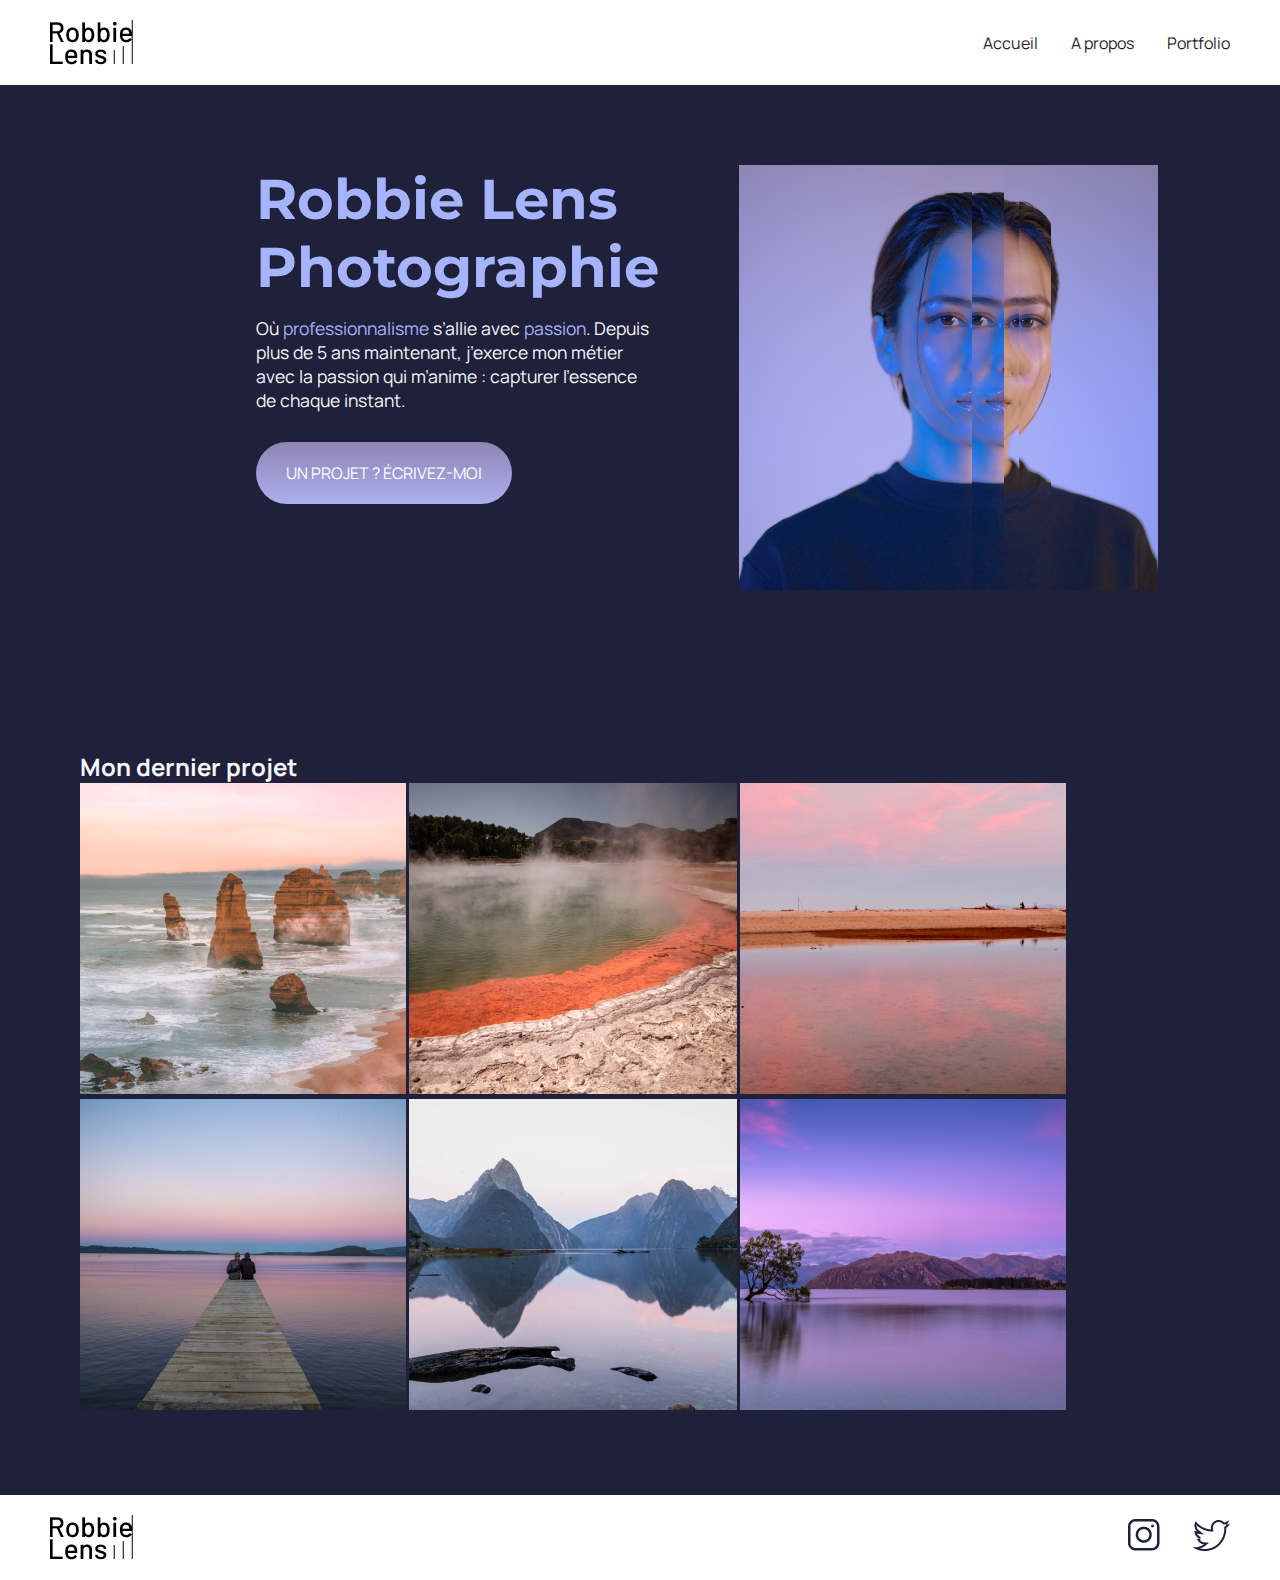
<file: index.html>
<!DOCTYPE html>
<html lang="fr">

<head>
     <meta charset="utf-8">
    <title>Accueil-Robbie Lens Photographie</title>
    <link href="style.css" rel="stylesheet">
    <link href="index.css" rel="stylesheet">
    <link rel="preconnect" href="https://fonts.googleapis.com">
    <link rel="preconnect" href="https://fonts.gstatic.com" crossorigin>
    <link href="https://fonts.googleapis.com/css2?family=Montserrat&display=swap" rel="stylesheet">
    <link rel="preconnect" href="https://fonts.googleapis.com">
    <link rel="preconnect" href="https://fonts.gstatic.com" crossorigin>
    <link href="https://fonts.googleapis.com/css2?family=Manrope&family=Montserrat&display=swap" rel="stylesheet">

</head>

<body>
    <header>
        <nav>
            <img src="images/logo.png" alt="Logo robbie-lens">
            <div>
                <a href="index.html">Accueil</a>
                <a href="a-propos.html"> A propos</a>
                <a href="portfolio.html">Portfolio</a>
            </div>
        </nav>
    </header>
    <main>
        <section class="accueil-introduction">
            <div>
                <h1>Robbie Lens Photographie</h1>
                <p>
                    Où <em>professionnalisme</em> s’allie avec <em>passion</em>. 
                    Depuis plus de 5 ans maintenant, j’exerce mon métier avec la passion
                    qui m’anime : capturer l’essence de chaque instant.
                </p>
                <a href="contact.html" class="cta">UN PROJET ? ÉCRIVEZ-MOI</a>
            </div>
            <img src="images/robbie-lens.png" alt="Portrait avec effet de la photographe Robbie Lens">
        </section>
        <section class="acceuil-photos">
            <h2>Mon dernier projet</h2>
            <div>
                <img src="images/element-1.png" alt="Twelve apostles - Australie">
                <img src="images/element-2.png" alt="Wai-O-Tapu - Nouvelle-Zélande">
                <img src="images/element-3.png" alt="Parc Nationnal d'Abel Tasmen - Nouvelle-Zélande">
            </div>
            <div>
                <img src="images/element-4.png" alt="Lac Rotorua - Nouvelle-Zélande">
                <img src="images/element-5.png" alt="Milford Sound - Nouvelle-Zélande">
                <img src="images/element-6.png" alt="Lac Wanaka - Nouvelle-Zélande">
            </div>
        </section>
    </main>
    <footer>
            <img src="images/logo.png" alt="Logo robbie-lens">
            <div>
                <a target="_blank" href="https://www.instagram.com/" class="lien-icone">
                    <img src="images/instagram.png" alt="Instagram">
                </a>
                <a target="_blank" href="https://twitter.com/" class="lien-icone">
                    <img src="images/twitter.png" alt="Twitter">
                </a>
            </div>
    </footer>

</body>

</html>
</file>
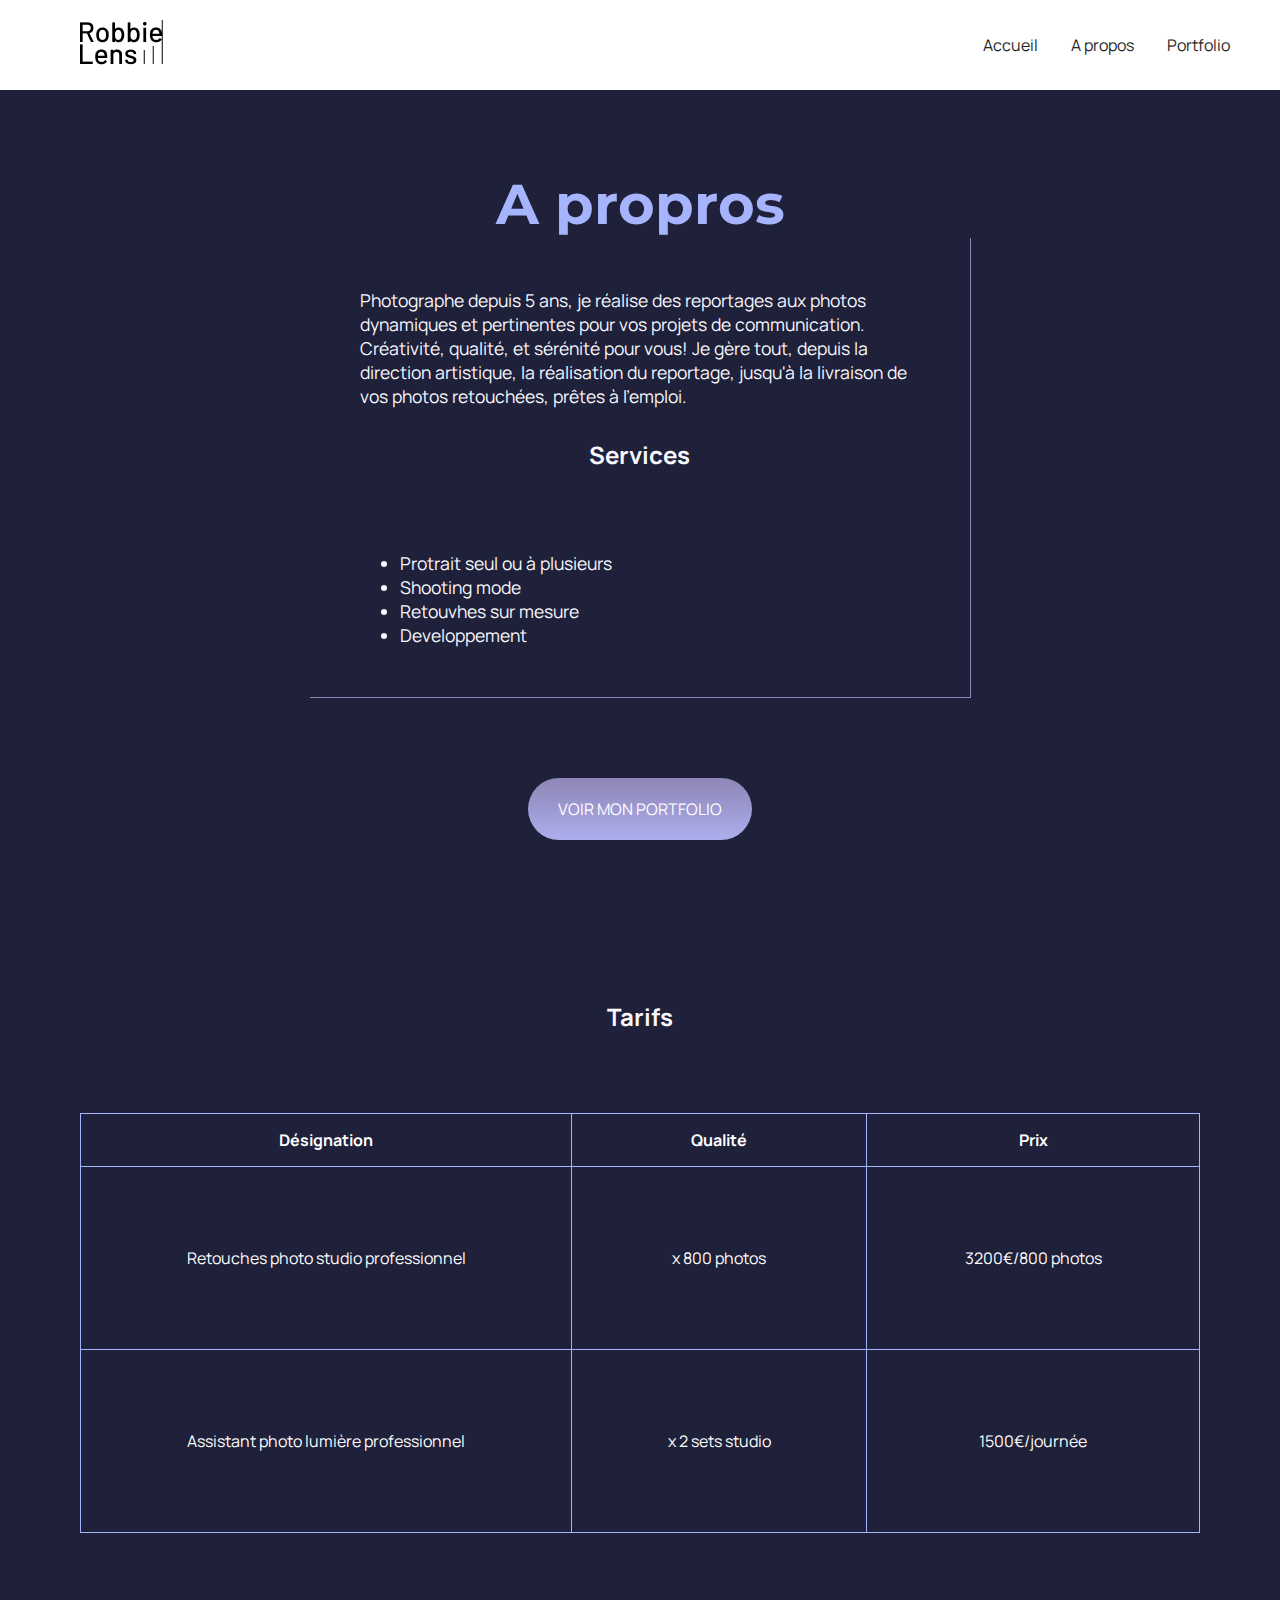
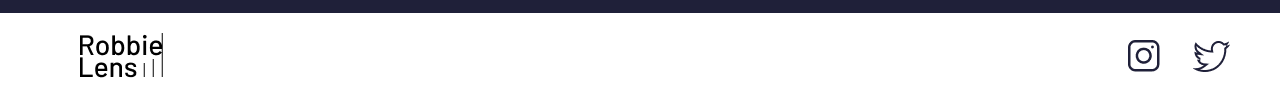
<file: a-propos.html>
<!DOCTYPE html>
<html lang="fr">

<head>
    <meta charset="utf-8">
    <title>A propos de Robbie Lens</title>
    <link href="style.css" rel="stylesheet">
    <link href="a-propos.css" rel="stylesheet">
    <link rel="preconnect" href="https://fonts.googleapis.com">
    <link rel="preconnect" href="https://fonts.gstatic.com" crossorigin>
    <link href="https://fonts.googleapis.com/css2?family=Montserrat&display=swap" rel="stylesheet">
    <link rel="preconnect" href="https://fonts.googleapis.com">
    <link rel="preconnect" href="https://fonts.gstatic.com" crossorigin>
    <link href="https://fonts.googleapis.com/css2?family=Manrope&family=Montserrat&display=swap" rel="stylesheet">

</head>

<body>
    <header>
        <nav>
            <a href="index.html" class="lien-icone">
                <img src="images/logo.png" alt="Logo robbie-lens">
            </a>
            <div>
                <a href="index.html">Accueil</a>
                <a href="a-propos.html">A propos</a>
                <a href="portfolio.html">Portfolio</a>

            </div>
        </nav>
    </header>
    <main class="a-propos-main">
        <section>
            
            <h1> A propros</h1>
            <div class="carre-contenu">
                <p>
                    Photographe depuis 5 ans, je réalise des reportages aux photos dynamiques et pertinentes pour vos 
                    projets de communication. Créativité, qualité, et sérénité pour vous! Je gère tout, depuis la direction
                    artistique, la réalisation du reportage, jusqu'à la livraison de vos photos retouchées, prêtes à l'emploi.
                 </p>
                <h2>Services</h2>
                <ul>
                    <li>Protrait seul ou à plusieurs</li>
                    <li>Shooting mode</li>
                    <li>Retouvhes sur mesure</li>
                    <li>Developpement</li>
                </ul>
            </div>
            <div>
                <a href="" class="cta">VOIR MON PORTFOLIO</a>
            </div>
        </section>
        <section>
            <h2>Tarifs</h2>
            <table>
                <thead>
                    <tr>
                       <th>Désignation</th>
                       <th>Qualité</th>
                       <th>Prix</th> 
                    </tr>
                </thead>
                <tbody>
                    <tr>
                        <td>Retouches photo
                            studio professionnel
                        </td>
                        <td>x 800 photos</td>
                        <td>3200€/800 photos</td>
                    </tr>
                    <tr>
                        <td>Assistant photo
                            lumière professionnel
                        </td>
                        <td>x 2 sets studio</td>
                        <td> 1500€/journée</td>
                    </tr>
                </tbody>
            </table>
        </section>
    </main>
    <footer>
        <a href="index.html" class="lien-icone">
            <img src="images/logo.png" alt="Logo robbie-lens">
        </a>
        <div>
            <a target="_blank" href="https://www.instagram.com/" class="lien-icone">
                <img src="images/instagram.png" alt="Instagram">
            </a>
            <a target="_blank" href="https://twitter.com/" class="lien-icone">
                <img src="images/twitter.png" alt="Twitter">
            </a>
        </div>
    </footer>
         
</body>

</html>
</file>
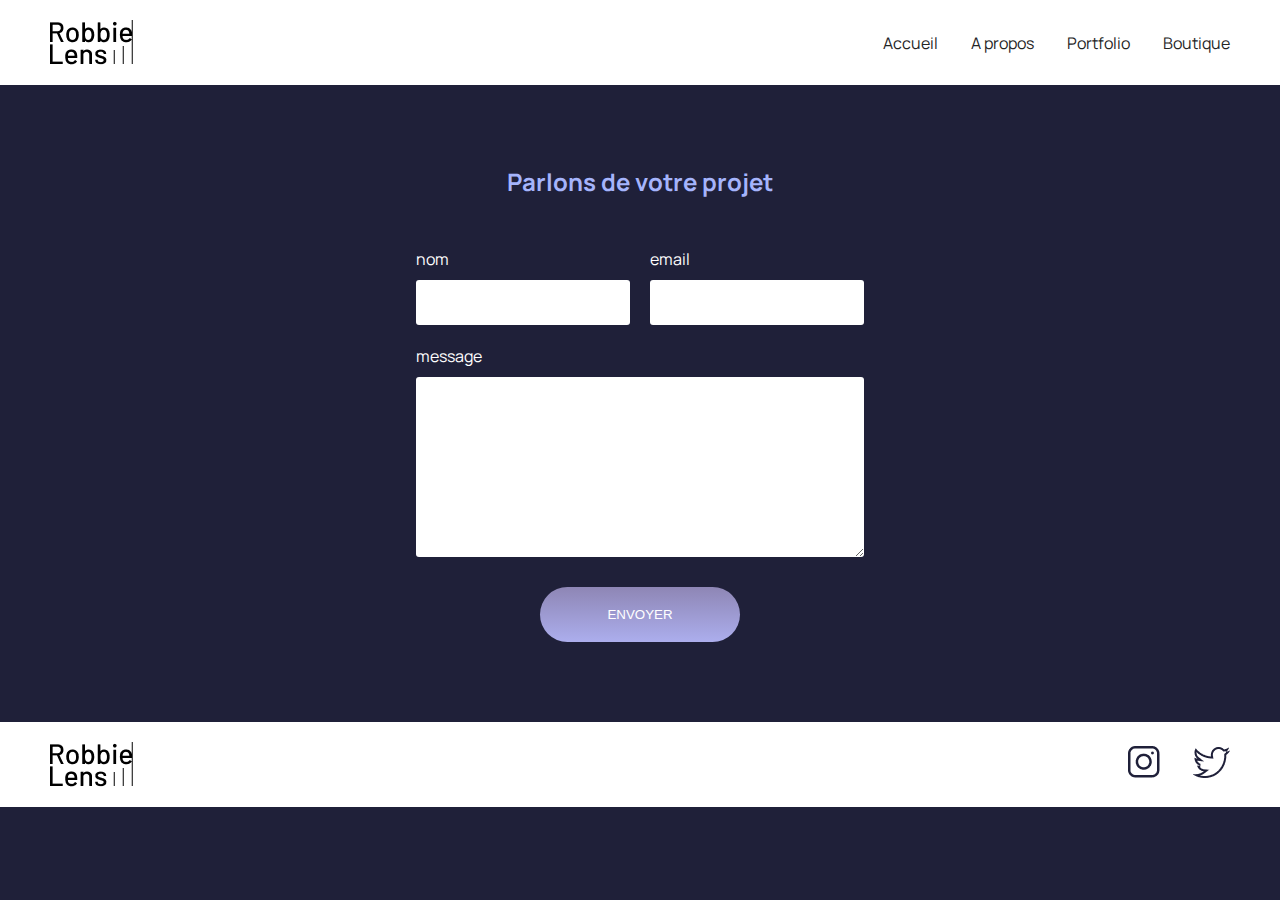
<file: contact.html>
<!DOCTYPE html>
<html lang="fr">

<head>
     <meta charset="utf-8">
    <title>Accueil-Robbie Lens Photographie</title>
    <link href="style.css" rel="stylesheet">
    <link href="index.css" rel="stylesheet">
    <link rel="preconnect" href="https://fonts.googleapis.com">
    <link rel="preconnect" href="https://fonts.gstatic.com" crossorigin>
    <link href="https://fonts.googleapis.com/css2?family=Montserrat&display=swap" rel="stylesheet">
    <link rel="preconnect" href="https://fonts.googleapis.com">
    <link rel="preconnect" href="https://fonts.gstatic.com" crossorigin>
    <link href="https://fonts.googleapis.com/css2?family=Manrope&family=Montserrat&display=swap" rel="stylesheet">

</head>

<body>
    <header>
        <nav>
            <img src="images/logo.png" alt="Logo robbie-lens">
            <div>
                <a href="index.html">Accueil</a>
                <a href="a-propos.html"> A propos</a>
                <a href="portfolio.html">Portfolio</a>
                <a href="boutique.html">Boutique</a>
            </div>
        </nav>
    </header>
    <main>
        <section id="contact" class="section-contact">
            <h2>Parlons de votre projet</h2>
            <form method="get" action="#">
                <div class="form-nom-email">
                    <div class="form-column">
                        <label for="nom">nom</label>
                        <input type="text" name="nom"
                        id="nom">
                    </div>
                    <div class="form-column">
                        <label for="email">email</label>
                        <input type="email" name="email" id="email" > 
                    </div>
                </div>
                <label for="message">message</label>
                <textarea name="message" id="message" rows="10"></textarea>
                <input type="submit" value="ENVOYER" class="cta" >
            </form>
        </section>
    </main>
    <footer>
            <img src="images/logo.png" alt="Logo robbie-lens">
            <div>
                <a target="_blank" href="https://www.instagram.com/" class="lien-icone">
                    <img src="images/instagram.png" alt="Instagram">
                </a>
                <a target="_blank" href="https://twitter.com/" class="lien-icone">
                    <img src="images/twitter.png" alt="Twitter">
                </a>
            </div>
    </footer>

</body>

</html>
</file>
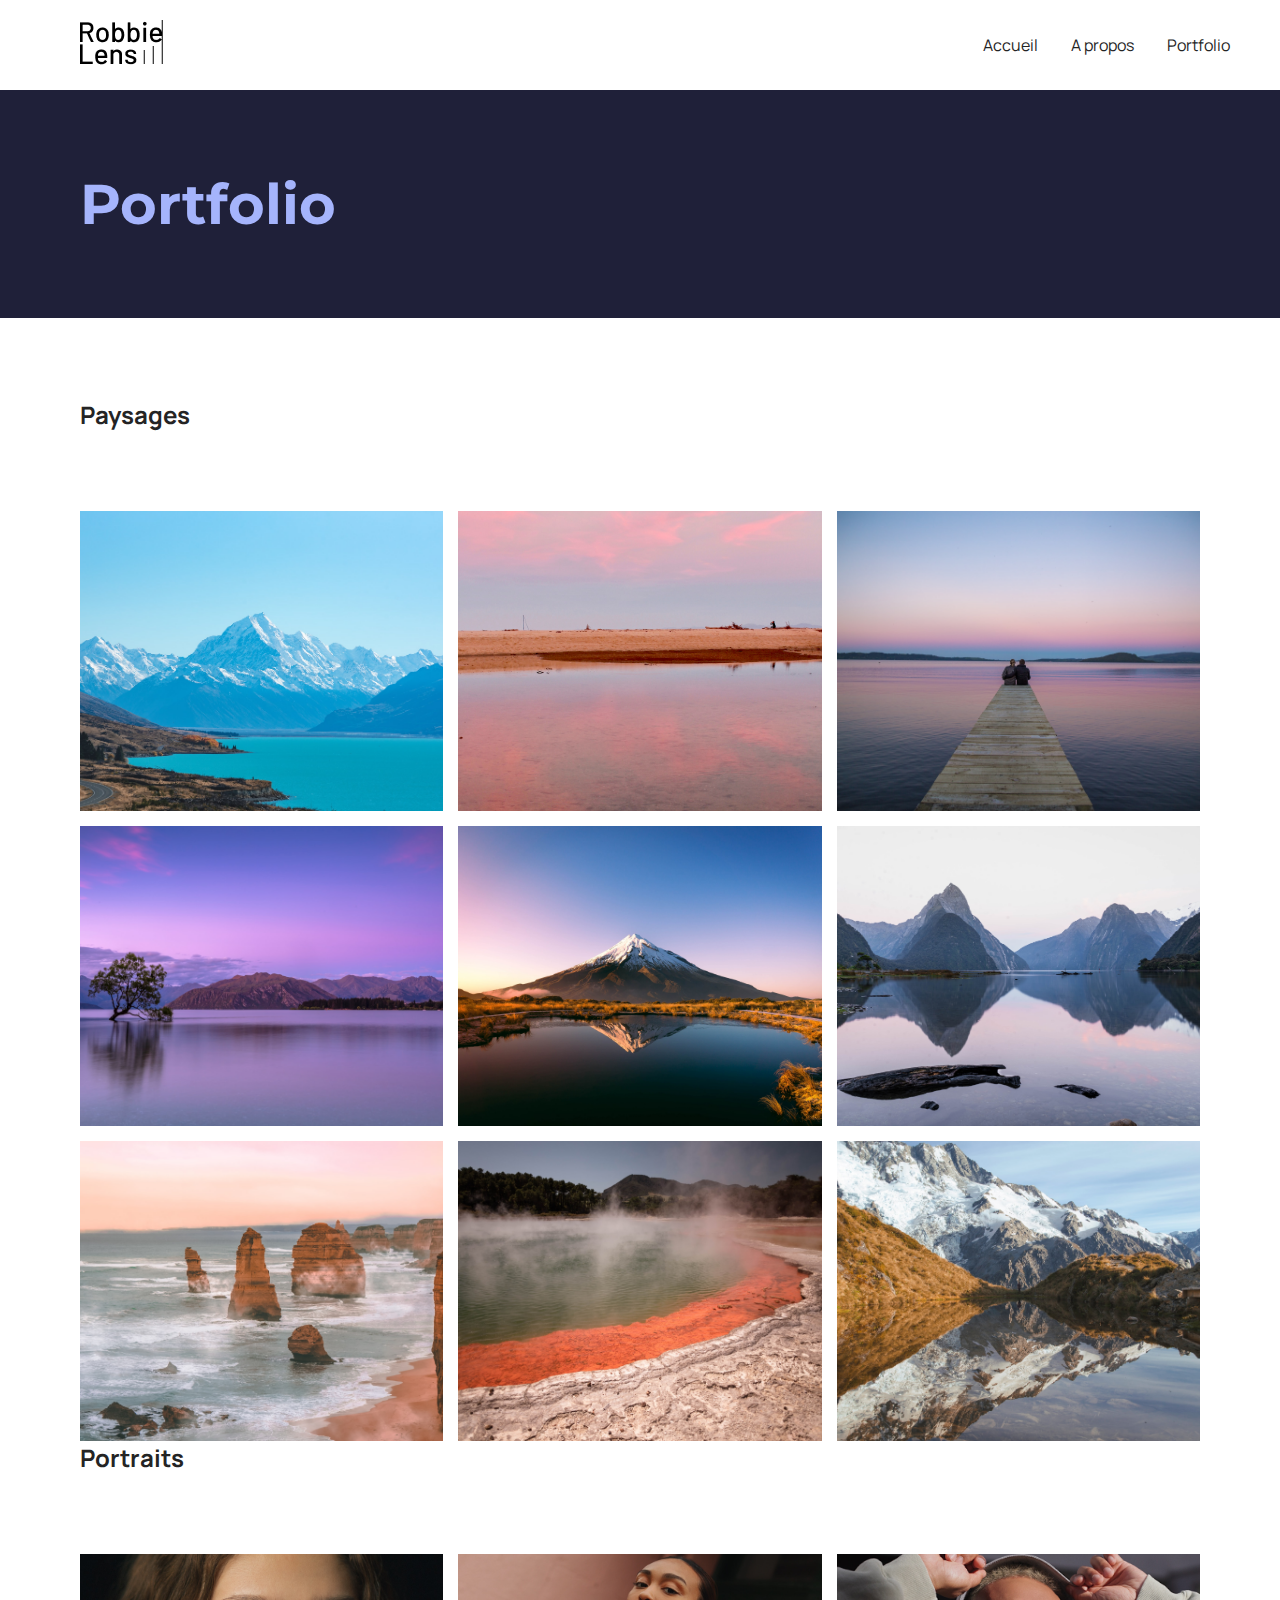
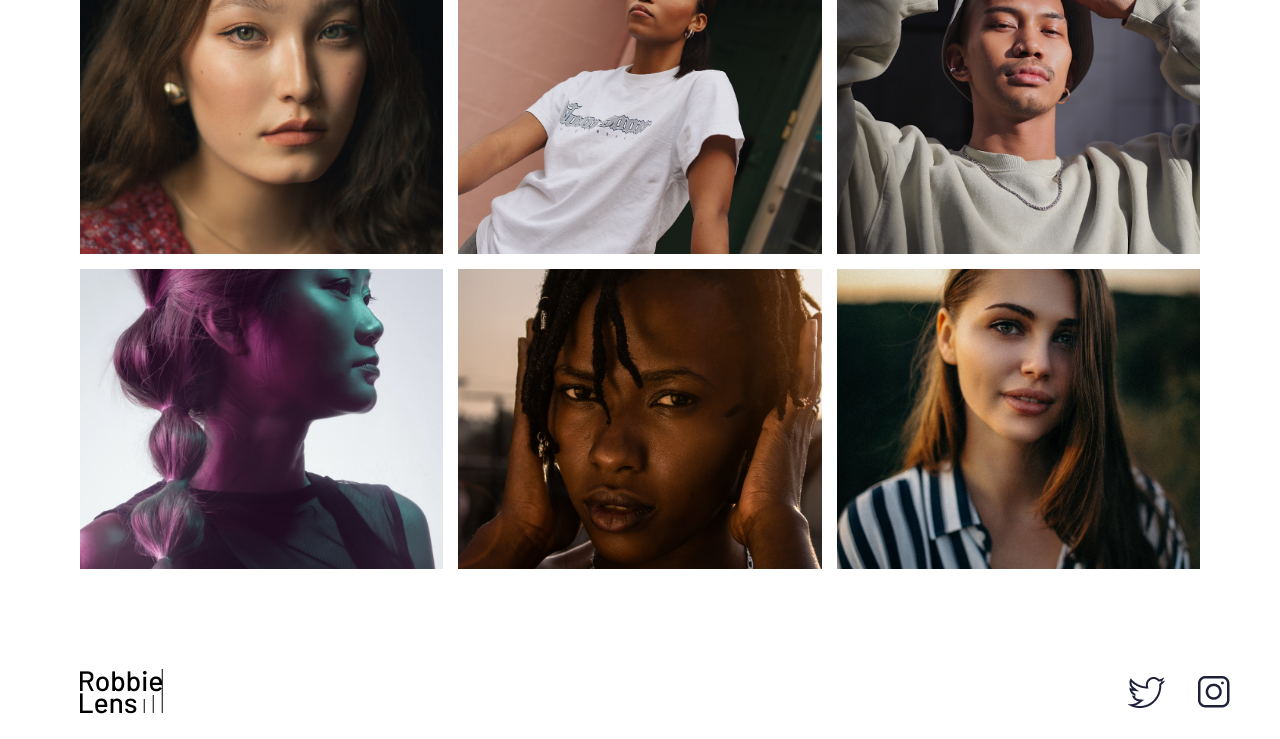
<file: portfolio.html>
<!DOCTYPE html>
<html lang="fr">

<head>
    <meta charset="utf-8">
    <title>Portfolio - Robbie Lens Photographie</title>
    <link href="style.css" rel="stylesheet">
    <link href="portfolio.css" rel="stylesheet">
    <link rel="preconnect" href="https://fonts.googleapis.com">
    <link rel="preconnect" href="https://fonts.gstatic.com" crossorigin>
    <link href="https://fonts.googleapis.com/css2?family=Montserrat&display=swap" rel="stylesheet">
    <link rel="preconnect" href="https://fonts.googleapis.com">
    <link rel="preconnect" href="https://fonts.gstatic.com" crossorigin>
    <link href="https://fonts.googleapis.com/css2?family=Manrope&family=Montserrat&display=swap" rel="stylesheet">

</head>

<body>
    <header>
        <nav>
            <a href="index.html" class="lien-icone">
                <img src="images/logo.png" alt="Logo Robbie Lens">
            </a>
            <div>
                <a href="index.html">Accueil</a>
                <a href="a-propos.html">A propos</a>
                <a href="portfolio.html">Portfolio</a>
            </div>
        </nav>
    </header>
    <main>
        <section>
            <h1>Portfolio</h1>
        </section>
        <section class="portfolio-section-photos">
            <h2>Paysages</h2>
            <div class="grid-paysages">
                <a href="images/paysage1.jpg" class="lien-conteneur-photo">
                    <img src="images/paysage1.jpg" alt="Mont Aoraki - Nouvelle-Zélande">
                    <div class="photo-hover">Voir la photo</div>
                </a>
                <a href="images/paysage2.jpg" class="lien-conteneur-photo">
                    <img src="images/paysage2.jpg" alt="Parc National d’Abel Tasman - Nouvelle-Zélande">
                    <div class="photo-hover"> Voir la photo</div>
                </a>
                <a href="images/paysage3.jpg" class="lien-conteneur-photo">
                    <img src="images/paysage3.jpg" alt="Lac Rotorua - Nouvelle-Zélande">
                    <div class="photo-hover"> Voir la photo</div>
                </a>
                <a href="images/paysage4.jpg" class="lien-conteneur-photo">
                    <img src="images/paysage4.jpg" alt="Lac Wanaka - Nouvelle-Zélande">
                    <div class="photo-hover"> Voir la photo</div>
                </a>
                <a href="images/paysage5.jpg" class="lien-conteneur-photo">
                    <img src="images/paysage5.jpg" alt="Mont Taranaki - Nouvelle-Zélande">
                    <div class="photo-hover"> Voir la photo</div>
                </a>
                <a href="images/paysage6.jpg" class="lien-conteneur-photo">
                    <img src="images/paysage6.jpg" alt="Milford Sound - Nouvelle-Zélande">
                    <div class="photo-hover"> Voir la photo</div>
                </a>
                <a href="images/paysage7.jpg" class="lien-conteneur-photo">
                    <img src="images/paysage7.jpg" alt="Twelve Apostle - Australie">
                    <div class="photo-hover"> Voir la photo</div>
                </a>
                <a href="images/paysage8.jpg" class="lien-conteneur-photo">
                    <img src="images/paysage8.jpg" alt="Wai-O-Tapu - Nouvelle-Zélande">
                    <div class="photo-hover"> Voir la photo</div>
                </a>
                <a href="images/paysage9.jpg" class="lien-conteneur-photo">
                    <img src="images/paysage9.jpg" alt="Mont Cook - Nouvelle Zélande">
                    <div class="photo-hover"> Voir la photo</div>
                </a>
            </div>
            <h2>Portraits</h2>
            <div class="grid-portraits">
                <a href="images/portrait1.jpg" class="lien-conteneur-photo">
                    <img src="images/portrait1.jpg" alt="Portrait jeune femme 1">
                    <div class="photo-hover"> Voir la photo</div>
                </a>
                <a href="images/portrait2.jpg" class="lien-conteneur-photo">
                    <img src="images/portrait2.jpg" alt="Portrait jeune femme 2">
                    <div class="photo-hover"> Voir la photo</div>
                </a>
                <a href="images/portrait3.jpg" class="lien-conteneur-photo">
                    <img src="images/portrait3.jpg" alt="Portrait jeune homme 3">
                    <div class="photo-hover"> Voir la photo</div>
                </a>
                <a href="images/portrait4.jpg" class="lien-conteneur-photo">
                    <img src="images/portrait4.jpg" alt="Portrait jeune femme 4">
                    <div class="photo-hover"> Voir la photo</div>
                </a>
                <a href="images/portrait5.jpg" class="lien-conteneur-photo">
                    <img src="images/portrait5.jpg" alt="Portrait jeune femme 5">
                    <div class="photo-hover"> Voir la photo</div>
                </a>
                <a href="images/portrait6.jpg" class="lien-conteneur-photo">
                    <img src="images/portrait6.jpg" alt="Portrait jeune femme 6">
                    <div class="photo-hover"> Voir la photo</div>
                </a>
            </div>
        </section>
    </main>
    <footer>
        <a href="index.html" class="lien-icone">
            <img src="images/logo.png" alt="Logo Robbie Lens">
        </a>
        <div>
            <a target="_blank" href="https://twitter.com/" class="lien-icone">
                <img src="images/twitter.png" alt="Logo Twitter">
            </a>
            <a target="_blank" href="https://www.instagram.com/" class="lien-icone">
                <img src="images/instagram.png" alt="Logo Instagram">
            </a>
        </div>
    </footer>
</body>


</html>
</file>
<file: style.css>
* {
  margin: 0;
}

body {
  font-family: 'Manrope', sans-serif;
  font-size: 1em;
  background-color: #1f2039;
}

a {
  color: #242424;
  text-decoration: none;
}

em {
  color: #a5b4fc;
  font-style: normal;
}

h1 {
  font-size: 3.5em;
  color: #a5b4fc;
  font-family: 'Montserrat', sans-serif;
}

h2 {
  color: #f9f8ff;
}

p,
li {
  font-size: 1.1em;
  color: #f9f8ff;
}

header,
footer {
  background-color: white;
  padding: 20px 50px;
}

.cta {
  display: inline-block;
  background: linear-gradient(#8e86b5, #acaeed);
  color: white;
  border-radius: 50px;
  padding: 20px 30px;
}

a:hover {
  text-decoration: underline;
}

.cta:hover {
  background: linear-gradient(#696484, #8788ba);
  text-decoration: none;
}

.lien-icone {
  margin-left: 30px;
}

.lien-icone:hover {
  opacity: 0.5;
}

section {
  padding: 80px;
}

footer,
nav {
  display: flex;
  flex-direction: row;
  align-items: center;
  justify-content: space-between;
}

nav a {
  margin-left: 30px;
}

@media screen and (max-width: 996px) {
  header nav {
    flex-direction: column;
    align-items: center;
    justify-content: center;
  }

  header nav img {
    margin-bottom: 20px;
  }

  header,
  footer {
    padding: 20px 20px;
  }

  h1 {
    font-size: 2em;
  }

  section {
    padding: 50px 20px 50px 20px;
  }

  nav a {
    margin-left: 10px;
    margin-right: 10px;
  }
}
</file>
<file: index.css>
.accueil-photos {
    background-color: white;
    padding: 80px;
}
  
.accueil-photos h2 {
    color: #242424;
    text-align: center;
    margin-bottom: 80px;
}
  
.accueil-photos div {
    display: flex;
    flex-direction: row;
    gap: 15px;
    justify-content: center;
    margin-bottom: 15px;
}
  
.accueil-introduction {
    display: flex;
    flex-direction: row;
    width: 60%;
    align-items: flex-start;
    margin: auto;
}
  
.accueil-introduction h1 {
    margin-bottom: 15px;
}
  
.accueil-introduction p {
    margin-bottom: 30px;
}
  
.accueil-introduction div {
    padding-right: 80px;
}

.section-contact h2 {
    color: #a5b4fc;
    text-align: center;
    margin-bottom: 50px;
}
  
form {
    display: flex;
    flex-direction: column;
    width: 40%;
    margin: auto;
    color: white;
}
  
.form-nom-email {
    display: flex;
    flex-direction: row;
    gap: 20px;
}
  
.form-column {
    flex: 1;
    display: flex;
    flex-direction: column;
    margin-bottom: 20px;
}
  
input,
textarea {
    padding: 15px;
    border-radius: 3px;
    border: none;
}
  
label {
    margin-bottom: 10px;
}
  
input[type='submit'] {
    width: 200px;
    margin: auto;
    margin-top: 30px;
}

@media screen and (max-width: 996px) {
    .accueil-introduction {
      flex-direction: column;
      align-items: center;
      justify-content: center;
    }
  
    .accueil-introduction div {
      padding-right: 0;
      text-align: center;
      order: 2;
    }
  
    .accueil-introduction img {
      order: 1;
      margin-bottom: 20px;
      width: 100%;
    }
  
    .accueil-photos {
      padding: 20px;
    }
  
    .accueil-photos div {
      flex-direction: column;
    }
  
    .section-contact {
      padding: 50px 20px;
    }
  
    .form-nom-email {
      flex-direction: column;
      gap: 0;
    }
}
</file>
<file: a-propos.css>
.carre-contenu {
    border-right: 1px solid #8e86b5;
    border-bottom: 1px solid #8e86b5;
    padding: 50px;
    width: 50%;
    margin: auto;
    margin-bottom: 80px;
}
  
.carre-contenu h2 {
    margin-top: 30px;
}
  
.carre-contenu ul {
    margin-top: 30px;
}
  
.carre-contenu + div {
    text-align: center;
}
  
.a-propos-main {
    margin: auto;
}
  
  
table {
    color: white;
    text-align: center;
    width: 100%;
    border-collapse: collapse;
}
  
td,
th {
    padding: 15px;
    border: 1px solid #a5b4fc;
}
  
td {
    padding: 80px;
}
  
h2 {
    margin-bottom: 80px;
}
  
h1,
h2 {
    text-align: center;
}

@media screen and (max-width: 996px) {
    .section-tarifs {
      display: none;
    }
  }
</file>
<file: portfolio.css>
.portfolio-section-photos {
    background-color: white;
}
  
.portfolio-section-photos h2 {
    color: #242424;
    margin-bottom: 80px;
}
  
.grid-paysages {
    display: grid;
    grid-template-columns: 1fr 1fr 1fr;
    grid-template-rows: 300px 300px 300px;
    gap: 15px;
}
  
.grid-portraits {
    display: grid;
    grid-template-columns: 1fr 1fr 1fr;
    grid-template-rows: 300px 300px;
    gap: 15px;
}
  
.grid-paysages img,
.grid-portraits img {
    width: 100%;
    height: 100%;
    object-fit: cover;
}
  
  
.lien-conteneur-photo {
    position: relative;
}
  
.photo-hover {
    position: absolute;
    top: 0;
    left: 0;
    right: 0;
    bottom: 0;
    display: flex;
    align-items: center;
    justify-content: center;
    font-size: 1.5em;
    color: white;
    background-color: rgba(0, 0, 0, 0.7);
    display: none;
}
  
  
.lien-conteneur-photo:hover .photo-hover {
    display: flex;
}

@media screen and (max-width: 996px) {
    .grid-paysages {
      grid-template-columns: 1fr;
      gap: 15px;
    }
  
    .grid-portraits {
      grid-template-columns: 1fr;
      gap: 15px;
    }
}
</file>
